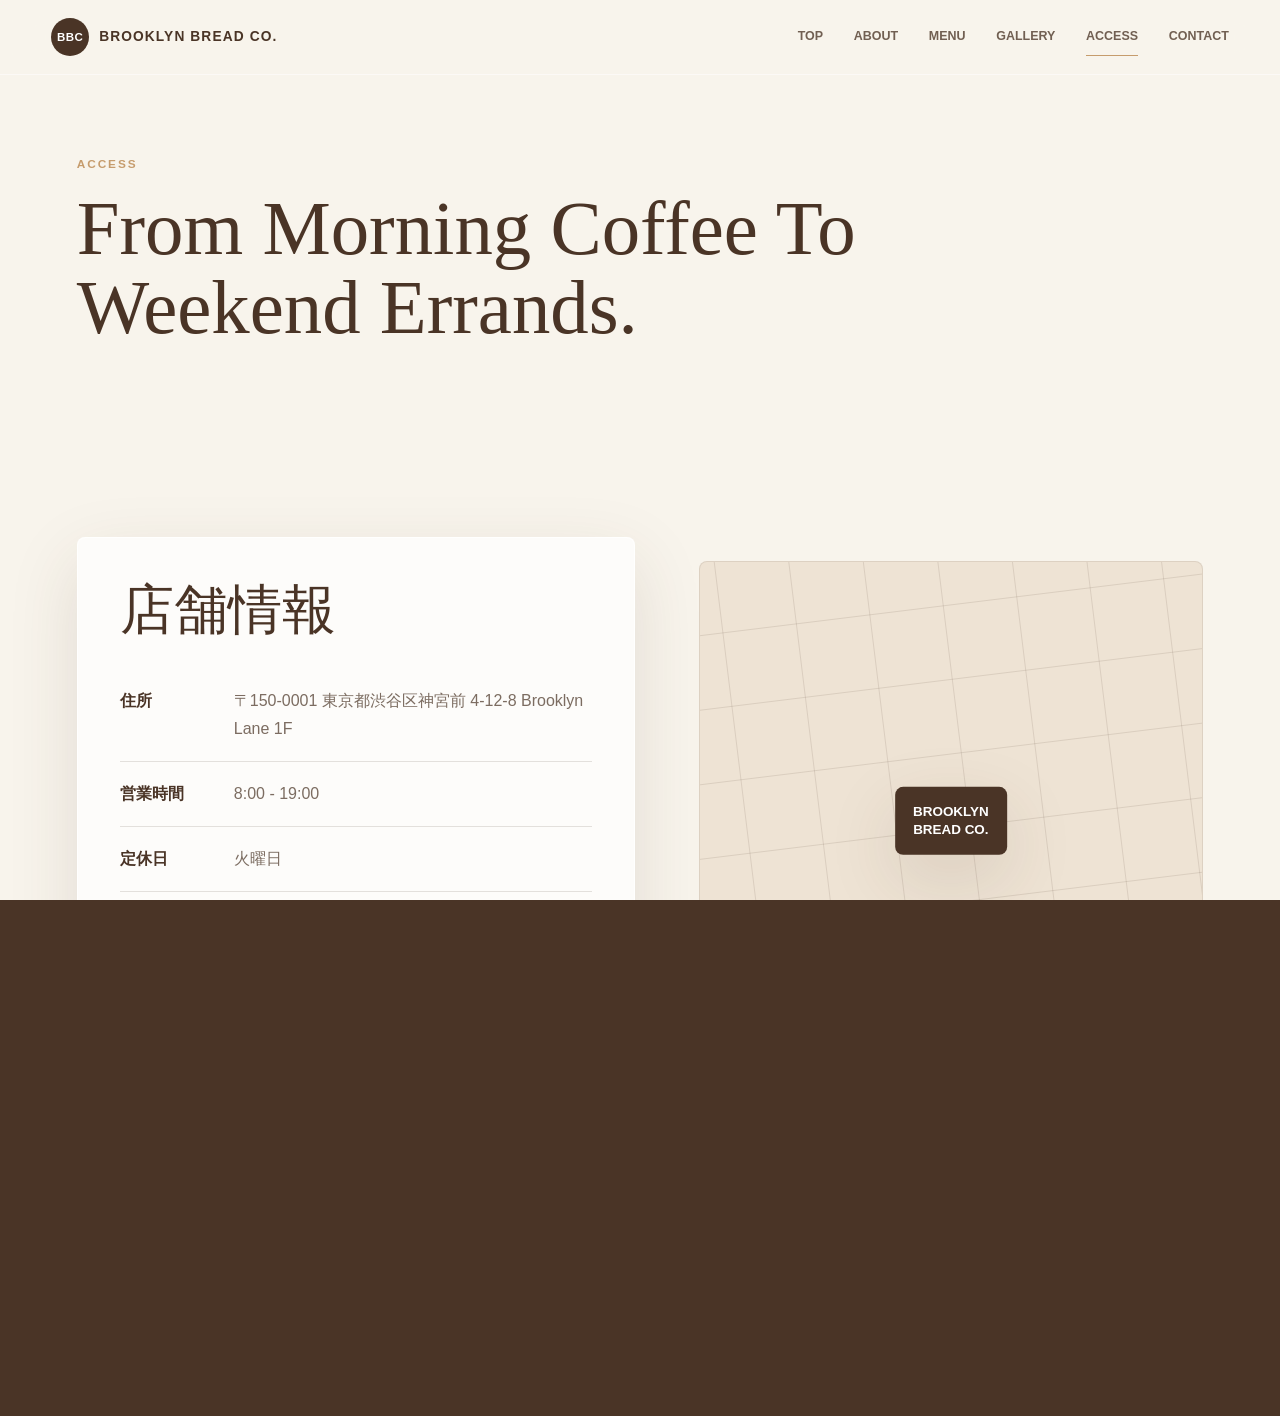
<file: access.html>
<!DOCTYPE html>
<html lang="ja">
<head>
  <meta charset="UTF-8">
  <meta name="viewport" content="width=device-width, initial-scale=1.0">
  <meta name="description" content="BROOKLYN BREAD CO.の住所、営業時間、定休日、駐車場案内、地図エリア。">
  <title>アクセス | BROOKLYN BREAD CO.</title>
  <link rel="stylesheet" href="style.css">
</head>
<body>
  <div class="page-transition" aria-hidden="true"></div>
  <header class="site-header">
    <a class="brand" href="index.html"><span class="brand-mark">BBC</span><span>BROOKLYN BREAD CO.</span></a>
    <button class="nav-toggle" type="button" aria-label="メニューを開く" aria-expanded="false"><span></span><span></span></button>
    <nav class="site-nav" aria-label="グローバルナビゲーション">
      <a href="index.html">Top</a><a href="about.html">About</a><a href="menu.html">Menu</a><a href="gallery.html">Gallery</a><a href="access.html" aria-current="page">Access</a><a href="contact.html">Contact</a>
    </nav>
  </header>

  <main>
    <section class="compact-hero">
      <div class="reveal">
        <p class="eyebrow">Access</p>
        <h1>From Morning Coffee To Weekend Errands.</h1>
      </div>
    </section>

    <section class="section access-layout">
      <div class="info-panel reveal">
        <h2>店舗情報</h2>
        <dl>
          <div><dt>住所</dt><dd>〒150-0001 東京都渋谷区神宮前 4-12-8 Brooklyn Lane 1F</dd></div>
          <div><dt>営業時間</dt><dd>8:00 - 19:00</dd></div>
          <div><dt>定休日</dt><dd>火曜日</dd></div>
          <div><dt>駐車場</dt><dd>近隣コインパーキングをご利用ください。税込3,000円以上で30分サービス券をお渡しします。</dd></div>
        </dl>
        <a class="button primary" href="contact.html">予約・お問い合わせ</a>
      </div>
      <div class="map-panel reveal" role="img" aria-label="店舗周辺の簡易地図">
        <div class="map-grid"></div>
        <div class="map-pin">BROOKLYN<br>BREAD CO.</div>
      </div>
    </section>
  </main>

  <footer class="site-footer">
    <div><a class="footer-brand" href="index.html">BROOKLYN BREAD CO.</a><p>Handcrafted bakery inspired by Brooklyn cafe culture.</p></div>
    <nav aria-label="フッターナビゲーション"><a href="about.html">About</a><a href="menu.html">Menu</a><a href="gallery.html">Gallery</a><a href="access.html">Access</a><a href="contact.html">Contact</a></nav>
    <small>&copy; 2026 BROOKLYN BREAD CO.</small>
  </footer>
  <script src="script.js"></script>
</body>
</html>
</file>
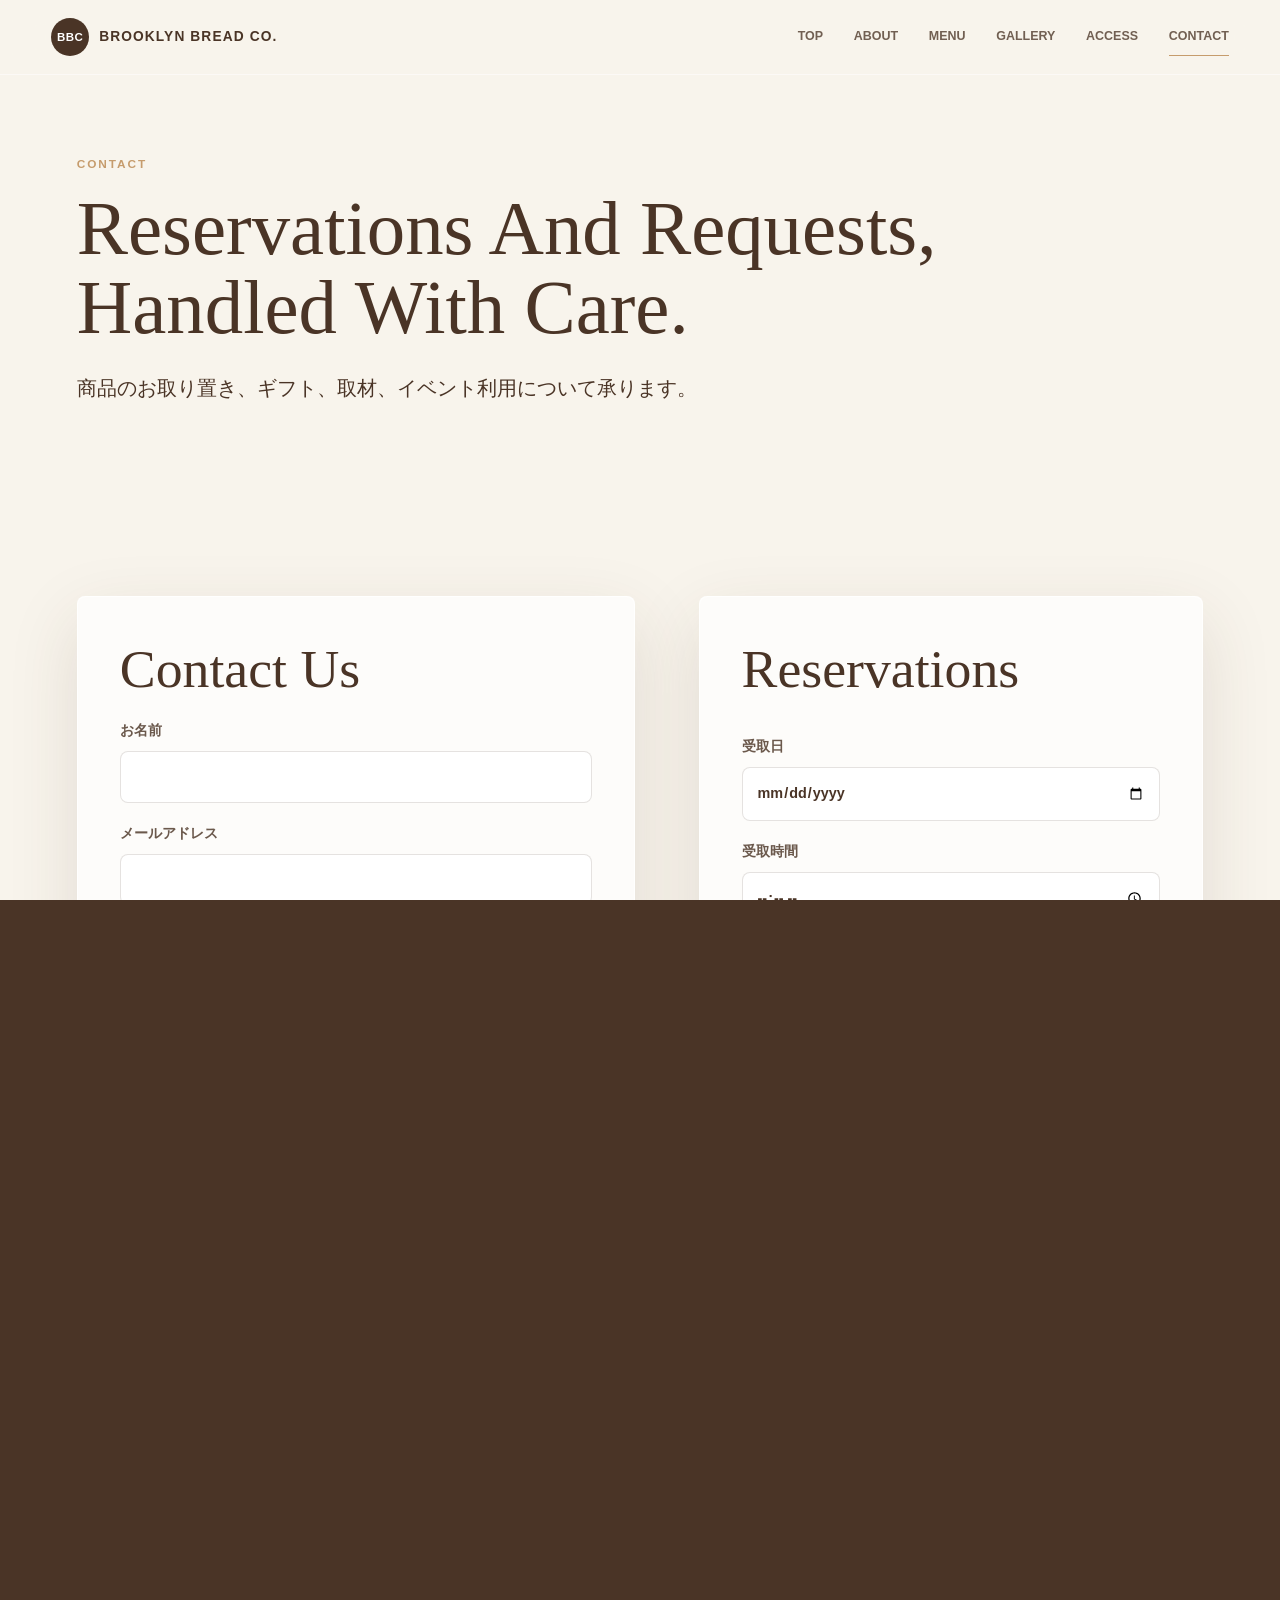
<file: contact.html>
<!DOCTYPE html>
<html lang="ja">
<head>
  <meta charset="UTF-8">
  <meta name="viewport" content="width=device-width, initial-scale=1.0">
  <meta name="description" content="BROOKLYN BREAD CO.へのお問い合わせ、予約、ニュースレター登録フォーム。">
  <title>お問い合わせ | BROOKLYN BREAD CO.</title>
  <link rel="stylesheet" href="style.css">
</head>
<body>
  <div class="page-transition" aria-hidden="true"></div>
  <header class="site-header">
    <a class="brand" href="index.html"><span class="brand-mark">BBC</span><span>BROOKLYN BREAD CO.</span></a>
    <button class="nav-toggle" type="button" aria-label="メニューを開く" aria-expanded="false"><span></span><span></span></button>
    <nav class="site-nav" aria-label="グローバルナビゲーション">
      <a href="index.html">Top</a><a href="about.html">About</a><a href="menu.html">Menu</a><a href="gallery.html">Gallery</a><a href="access.html">Access</a><a href="contact.html" aria-current="page">Contact</a>
    </nav>
  </header>

  <main>
    <section class="compact-hero">
      <div class="reveal">
        <p class="eyebrow">Contact</p>
        <h1>Reservations And Requests, Handled With Care.</h1>
        <p>商品のお取り置き、ギフト、取材、イベント利用について承ります。</p>
      </div>
    </section>

    <section class="section contact-layout">
      <form class="contact-form reveal" action="#" method="post">
        <h2>Contact Us</h2>
        <label>お名前<input type="text" name="name" autocomplete="name" required></label>
        <label>メールアドレス<input type="email" name="email" autocomplete="email" required></label>
        <label>お問い合わせ内容<select name="topic" required><option value="">選択してください</option><option>商品について</option><option>予約について</option><option>取材・イベント</option><option>その他</option></select></label>
        <label>メッセージ<textarea name="message" rows="6" required></textarea></label>
        <button class="button primary" type="submit">送信する</button>
      </form>

      <aside class="reservation-panel reveal">
        <h2>Reservations</h2>
        <form action="#" method="post">
          <label>受取日<input type="date" name="date"></label>
          <label>受取時間<input type="time" name="time"></label>
          <label>商品・数量<textarea name="order" rows="4"></textarea></label>
          <button class="button secondary" type="submit">予約内容を送る</button>
        </form>
        <div class="newsletter">
          <h3>Newsletter</h3>
          <p>新商品や季節限定メニューを月1回お届けします。</p>
          <form action="#" method="post" class="newsletter-form">
            <input type="email" name="newsletter" aria-label="ニュースレター用メールアドレス" placeholder="mail@example.com">
            <button type="submit">登録</button>
          </form>
        </div>
      </aside>
    </section>
  </main>

  <footer class="site-footer">
    <div><a class="footer-brand" href="index.html">BROOKLYN BREAD CO.</a><p>Handcrafted bakery inspired by Brooklyn cafe culture.</p></div>
    <nav aria-label="フッターナビゲーション"><a href="about.html">About</a><a href="menu.html">Menu</a><a href="gallery.html">Gallery</a><a href="access.html">Access</a><a href="contact.html">Contact</a></nav>
    <small>&copy; 2026 BROOKLYN BREAD CO.</small>
  </footer>
  <script src="script.js"></script>
</body>
</html>
</file>
<file: style.css>
:root {
  --bg: #f8f4ec;
  --accent: #c69c6d;
  --text: #4a3426;
  --white: #ffffff;
  --ink-soft: rgba(74, 52, 38, 0.72);
  --line: rgba(74, 52, 38, 0.14);
  --shadow: 0 24px 70px rgba(74, 52, 38, 0.13);
  --radius: 8px;
}

* {
  box-sizing: border-box;
}

html {
  scroll-behavior: smooth;
}

body {
  margin: 0;
  background: var(--bg);
  color: var(--text);
  font-family: "Helvetica Neue", Arial, "Hiragino Sans", "Yu Gothic", sans-serif;
  letter-spacing: 0;
  line-height: 1.75;
}

img {
  display: block;
  width: 100%;
  height: 100%;
  object-fit: cover;
}

a {
  color: inherit;
  text-decoration: none;
}

.site-header {
  position: fixed;
  top: 0;
  left: 0;
  z-index: 50;
  display: flex;
  align-items: center;
  justify-content: space-between;
  width: 100%;
  padding: 18px clamp(20px, 4vw, 56px);
  background: rgba(248, 244, 236, 0.82);
  border-bottom: 1px solid rgba(255, 255, 255, 0.5);
  backdrop-filter: blur(22px);
  transition: padding 0.25s ease, box-shadow 0.25s ease, background 0.25s ease;
}

.site-header.is-scrolled {
  padding-top: 12px;
  padding-bottom: 12px;
  background: rgba(248, 244, 236, 0.94);
  box-shadow: 0 10px 34px rgba(74, 52, 38, 0.08);
}

.brand,
.footer-brand {
  display: inline-flex;
  align-items: center;
  gap: 10px;
  font-size: 0.86rem;
  font-weight: 700;
  letter-spacing: 0.08em;
}

.brand-mark {
  display: grid;
  place-items: center;
  width: 38px;
  height: 38px;
  color: var(--white);
  background: var(--text);
  border-radius: 50%;
  font-size: 0.72rem;
  letter-spacing: 0.04em;
}

.site-nav {
  display: flex;
  align-items: center;
  gap: clamp(18px, 2.4vw, 32px);
  font-size: 0.78rem;
  font-weight: 600;
  text-transform: uppercase;
}

.site-nav a {
  position: relative;
  color: rgba(74, 52, 38, 0.78);
}

.site-nav a::after {
  position: absolute;
  left: 0;
  bottom: -8px;
  width: 100%;
  height: 1px;
  background: var(--accent);
  transform: scaleX(0);
  transform-origin: right;
  transition: transform 0.25s ease;
  content: "";
}

.site-nav a:hover::after,
.site-nav a[aria-current="page"]::after {
  transform: scaleX(1);
  transform-origin: left;
}

.nav-toggle {
  display: none;
  width: 42px;
  height: 42px;
  padding: 0;
  background: transparent;
  border: 1px solid var(--line);
  border-radius: 50%;
}

.nav-toggle span {
  display: block;
  width: 18px;
  height: 1px;
  margin: 6px auto;
  background: var(--text);
  transition: transform 0.25s ease;
}

.hero {
  position: relative;
  min-height: 94vh;
  display: grid;
  align-items: end;
  padding: 140px clamp(20px, 6vw, 82px) 84px;
  color: var(--white);
  overflow: hidden;
}

.hero::after,
.page-hero::after {
  position: absolute;
  inset: 0;
  background: linear-gradient(90deg, rgba(26, 18, 13, 0.72), rgba(26, 18, 13, 0.18) 54%, rgba(26, 18, 13, 0.32));
  content: "";
}

.hero picture,
.hero img,
.page-hero > img {
  position: absolute;
  inset: 0;
  z-index: -1;
}

.hero-content {
  position: relative;
  z-index: 1;
  max-width: 760px;
}

.hero h1,
.page-hero h1,
.compact-hero h1 {
  margin: 0;
  font-family: Georgia, "Times New Roman", serif;
  font-size: clamp(3rem, 8vw, 7.5rem);
  font-weight: 500;
  line-height: 1.03;
}

.hero p:not(.eyebrow),
.compact-hero p:not(.eyebrow) {
  max-width: 620px;
  margin: 24px 0 0;
  font-size: clamp(1rem, 2vw, 1.25rem);
}

.eyebrow {
  margin: 0 0 14px;
  color: var(--accent);
  font-size: 0.74rem;
  font-weight: 800;
  letter-spacing: 0.16em;
  text-transform: uppercase;
}

.hero-actions {
  display: flex;
  flex-wrap: wrap;
  gap: 12px;
  margin-top: 34px;
}

.button {
  display: inline-flex;
  align-items: center;
  justify-content: center;
  min-height: 48px;
  padding: 0 24px;
  border: 1px solid transparent;
  border-radius: 999px;
  font-size: 0.92rem;
  font-weight: 700;
  transition: transform 0.25s ease, background 0.25s ease, color 0.25s ease, border-color 0.25s ease;
}

.button:hover {
  transform: translateY(-2px);
}

.button.primary {
  color: var(--white);
  background: var(--accent);
}

.button.secondary {
  color: var(--text);
  background: var(--white);
  border-color: rgba(255, 255, 255, 0.55);
}

.section {
  padding: clamp(72px, 10vw, 132px) clamp(20px, 6vw, 82px);
}

.section-head {
  max-width: 840px;
  margin-bottom: 46px;
}

.section h2,
.split-copy h2,
.info-panel h2,
.contact-form h2,
.reservation-panel h2 {
  margin: 0;
  font-family: Georgia, "Times New Roman", serif;
  font-size: clamp(2rem, 4.2vw, 4.2rem);
  font-weight: 500;
  line-height: 1.14;
}

.feature-grid,
.values-grid,
.card-grid {
  display: grid;
  grid-template-columns: repeat(3, minmax(0, 1fr));
  gap: 20px;
}

.feature-card,
.value-card,
.menu-card,
.info-panel,
.contact-form,
.reservation-panel {
  background: rgba(255, 255, 255, 0.74);
  border: 1px solid rgba(255, 255, 255, 0.78);
  border-radius: var(--radius);
  box-shadow: var(--shadow);
}

.feature-card {
  padding: 30px;
}

.feature-card span {
  color: var(--accent);
  font-weight: 800;
}

.feature-card h3,
.value-card h3,
.menu-card h3,
.newsletter h3 {
  margin: 18px 0 8px;
  font-size: 1.25rem;
  line-height: 1.35;
}

.feature-card p,
.value-card p,
.menu-card p,
.split-copy p,
.story-text p,
.cta-inner p,
.site-footer p {
  color: var(--ink-soft);
}

.split-section,
.access-layout,
.contact-layout {
  display: grid;
  grid-template-columns: minmax(0, 1.05fr) minmax(320px, 0.95fr);
  gap: clamp(28px, 5vw, 70px);
  align-items: center;
}

.split-media {
  height: min(680px, 68vw);
  min-height: 420px;
  overflow: hidden;
  border-radius: var(--radius);
}

.product-list {
  margin-top: 30px;
  border-top: 1px solid var(--line);
}

.product-row {
  display: grid;
  gap: 4px;
  padding: 22px 0;
  border-bottom: 1px solid var(--line);
  transition: color 0.25s ease, transform 0.25s ease;
}

.product-row:hover {
  color: var(--accent);
  transform: translateX(6px);
}

.product-row span {
  font-weight: 800;
}

.product-row small {
  color: var(--ink-soft);
}

.cta-section {
  background: var(--text);
  color: var(--white);
}

.cta-inner {
  max-width: 820px;
}

.page-hero {
  position: relative;
  min-height: 68vh;
  display: grid;
  align-items: end;
  padding: 130px clamp(20px, 6vw, 82px) 72px;
  color: var(--white);
  overflow: hidden;
}

.page-hero-copy {
  position: relative;
  z-index: 1;
  max-width: 900px;
}

.compact-hero {
  padding: 154px clamp(20px, 6vw, 82px) 62px;
}

.compact-hero > div {
  max-width: 900px;
}

.compact-hero h1 {
  color: var(--text);
  font-size: clamp(2.6rem, 6vw, 6.4rem);
}

.story-layout {
  display: grid;
  grid-template-columns: 0.9fr 1.1fr;
  gap: clamp(28px, 6vw, 90px);
}

.story-text {
  font-size: 1.04rem;
}

.value-card,
.menu-card {
  overflow: hidden;
  transition: transform 0.28s ease, box-shadow 0.28s ease;
}

.value-card:hover,
.menu-card:hover,
.feature-card:hover {
  transform: translateY(-6px);
  box-shadow: 0 28px 80px rgba(74, 52, 38, 0.18);
}

.value-card img {
  aspect-ratio: 4 / 3;
  height: auto;
}

.value-card h3,
.value-card p {
  padding-right: 24px;
  padding-left: 24px;
}

.value-card p {
  padding-bottom: 24px;
}

.menu-section {
  padding-top: 40px;
}

.menu-category {
  margin: 58px 0 22px;
}

.menu-category:first-child {
  margin-top: 0;
}

.card-grid {
  grid-template-columns: repeat(2, minmax(0, 1fr));
}

.menu-card {
  display: grid;
  grid-template-columns: 42% 1fr;
  min-height: 230px;
}

.menu-card div {
  padding: 24px;
}

.menu-card h3 {
  margin-top: 0;
}

.menu-card span {
  display: inline-block;
  margin-top: 12px;
  color: var(--accent);
  font-weight: 800;
}

.gallery-grid {
  display: grid;
  grid-template-columns: repeat(4, minmax(0, 1fr));
  grid-auto-rows: 260px;
  gap: 16px;
}

.gallery-item {
  position: relative;
  margin: 0;
  overflow: hidden;
  border-radius: var(--radius);
  background: var(--white);
}

.gallery-item.large {
  grid-column: span 2;
  grid-row: span 2;
}

.gallery-item.tall {
  grid-row: span 2;
}

.gallery-item.wide {
  grid-column: span 2;
}

.gallery-item img {
  transition: transform 0.45s ease;
}

.gallery-item:hover img {
  transform: scale(1.055);
}

.gallery-item figcaption {
  position: absolute;
  left: 16px;
  bottom: 16px;
  padding: 6px 12px;
  color: var(--white);
  background: rgba(74, 52, 38, 0.62);
  border-radius: 999px;
  font-size: 0.82rem;
}

.info-panel,
.contact-form,
.reservation-panel {
  padding: clamp(24px, 4vw, 42px);
}

.info-panel dl {
  margin: 28px 0;
}

.info-panel div {
  display: grid;
  grid-template-columns: 96px 1fr;
  gap: 18px;
  padding: 18px 0;
  border-bottom: 1px solid var(--line);
}

.info-panel dt {
  font-weight: 800;
}

.info-panel dd {
  margin: 0;
  color: var(--ink-soft);
}

.map-panel {
  position: relative;
  min-height: 520px;
  overflow: hidden;
  border-radius: var(--radius);
  background: #eee3d4;
  border: 1px solid rgba(74, 52, 38, 0.1);
}

.map-grid {
  position: absolute;
  inset: -20%;
  background:
    linear-gradient(90deg, rgba(74, 52, 38, 0.12) 1px, transparent 1px),
    linear-gradient(rgba(74, 52, 38, 0.12) 1px, transparent 1px);
  background-size: 74px 74px;
  transform: rotate(-7deg);
}

.map-pin {
  position: absolute;
  top: 50%;
  left: 50%;
  padding: 16px 18px;
  color: var(--white);
  background: var(--text);
  border-radius: var(--radius);
  transform: translate(-50%, -50%);
  text-align: center;
  font-size: 0.84rem;
  font-weight: 800;
  line-height: 1.35;
  box-shadow: var(--shadow);
}

.contact-layout {
  align-items: start;
}

form {
  display: grid;
  gap: 18px;
}

label {
  display: grid;
  gap: 8px;
  color: rgba(74, 52, 38, 0.82);
  font-size: 0.9rem;
  font-weight: 700;
}

input,
select,
textarea {
  width: 100%;
  min-height: 48px;
  padding: 12px 14px;
  color: var(--text);
  background: var(--white);
  border: 1px solid var(--line);
  border-radius: var(--radius);
  font: inherit;
}

textarea {
  resize: vertical;
}

.reservation-panel {
  display: grid;
  gap: 34px;
}

.newsletter {
  padding-top: 28px;
  border-top: 1px solid var(--line);
}

.newsletter-form {
  grid-template-columns: 1fr auto;
  gap: 10px;
}

.newsletter-form button {
  min-width: 82px;
  color: var(--white);
  background: var(--text);
  border: 0;
  border-radius: var(--radius);
  font-weight: 800;
}

.site-footer {
  display: grid;
  grid-template-columns: minmax(240px, 1fr) auto auto;
  gap: 28px;
  align-items: end;
  padding: 48px clamp(20px, 6vw, 82px);
  color: var(--white);
  background: #2f2119;
}

.site-footer nav {
  display: flex;
  flex-wrap: wrap;
  gap: 16px;
  font-size: 0.86rem;
}

.site-footer small {
  color: rgba(255, 255, 255, 0.62);
}

.reveal {
  opacity: 0;
  transform: translateY(28px);
  transition: opacity 0.7s ease, transform 0.7s ease;
}

.reveal.is-visible {
  opacity: 1;
  transform: translateY(0);
}

.page-transition {
  position: fixed;
  inset: 0;
  z-index: 100;
  pointer-events: none;
  background: var(--text);
  transform: translateY(100%);
}

.page-transition.is-active {
  animation: pageWipe 0.55s ease forwards;
}

@keyframes pageWipe {
  0% { transform: translateY(100%); }
  48% { transform: translateY(0); }
  100% { transform: translateY(-100%); }
}

@media (max-width: 980px) {
  .feature-grid,
  .values-grid,
  .card-grid,
  .split-section,
  .story-layout,
  .access-layout,
  .contact-layout,
  .site-footer {
    grid-template-columns: 1fr;
  }

  .gallery-grid {
    grid-template-columns: repeat(2, minmax(0, 1fr));
  }

  .site-footer {
    align-items: start;
  }
}

@media (max-width: 760px) {
  .site-header {
    padding: 14px 18px;
  }

  .brand span:last-child {
    max-width: 180px;
    font-size: 0.75rem;
  }

  .nav-toggle {
    display: block;
    position: relative;
    z-index: 60;
  }

  .site-nav {
    position: fixed;
    inset: 0 0 auto;
    display: grid;
    gap: 0;
    padding: 92px 20px 24px;
    background: rgba(248, 244, 236, 0.98);
    box-shadow: var(--shadow);
    transform: translateY(-110%);
    transition: transform 0.3s ease;
  }

  .site-nav.is-open {
    transform: translateY(0);
  }

  .site-nav a {
    padding: 18px 2px;
    border-bottom: 1px solid var(--line);
    font-size: 1rem;
  }

  .nav-toggle.is-open span:first-child {
    transform: translateY(3.5px) rotate(45deg);
  }

  .nav-toggle.is-open span:last-child {
    transform: translateY(-3.5px) rotate(-45deg);
  }

  .hero {
    min-height: 88vh;
    padding: 128px 20px 46px;
  }

  .hero h1 {
    font-size: clamp(2.75rem, 17vw, 4.8rem);
  }

  .section {
    padding: 64px 20px;
  }

  .page-hero,
  .compact-hero {
    padding-right: 20px;
    padding-left: 20px;
  }

  .split-media {
    height: 420px;
    min-height: 320px;
  }

  .menu-card {
    grid-template-columns: 1fr;
  }

  .menu-card img {
    aspect-ratio: 16 / 10;
    height: auto;
  }

  .gallery-grid {
    grid-auto-rows: 220px;
    gap: 12px;
  }

  .gallery-item.large,
  .gallery-item.tall,
  .gallery-item.wide {
    grid-column: span 2;
    grid-row: span 1;
  }

  .info-panel div {
    grid-template-columns: 1fr;
    gap: 4px;
  }

  .map-panel {
    min-height: 360px;
  }

  .newsletter-form {
    grid-template-columns: 1fr;
  }
}

@media (prefers-reduced-motion: reduce) {
  *,
  *::before,
  *::after {
    scroll-behavior: auto !important;
    animation-duration: 0.01ms !important;
    animation-iteration-count: 1 !important;
    transition-duration: 0.01ms !important;
  }
}
</file>
